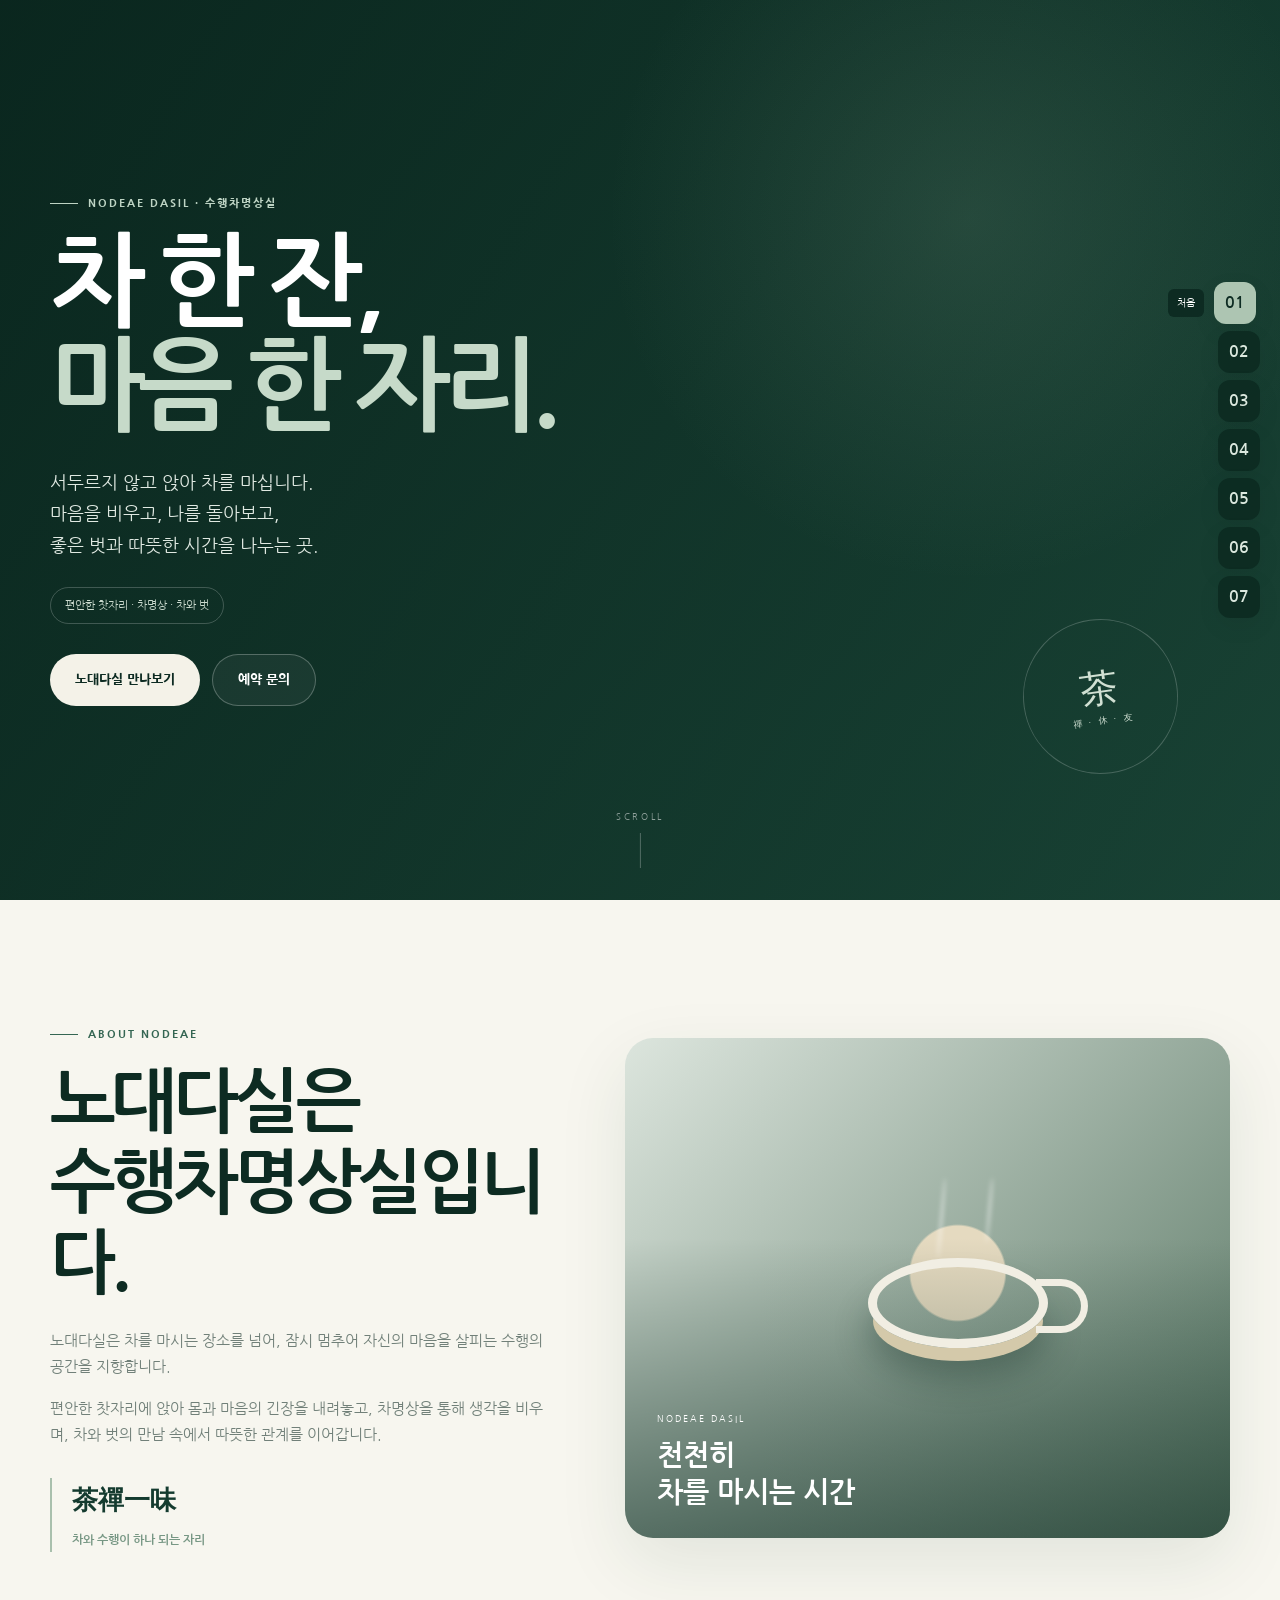
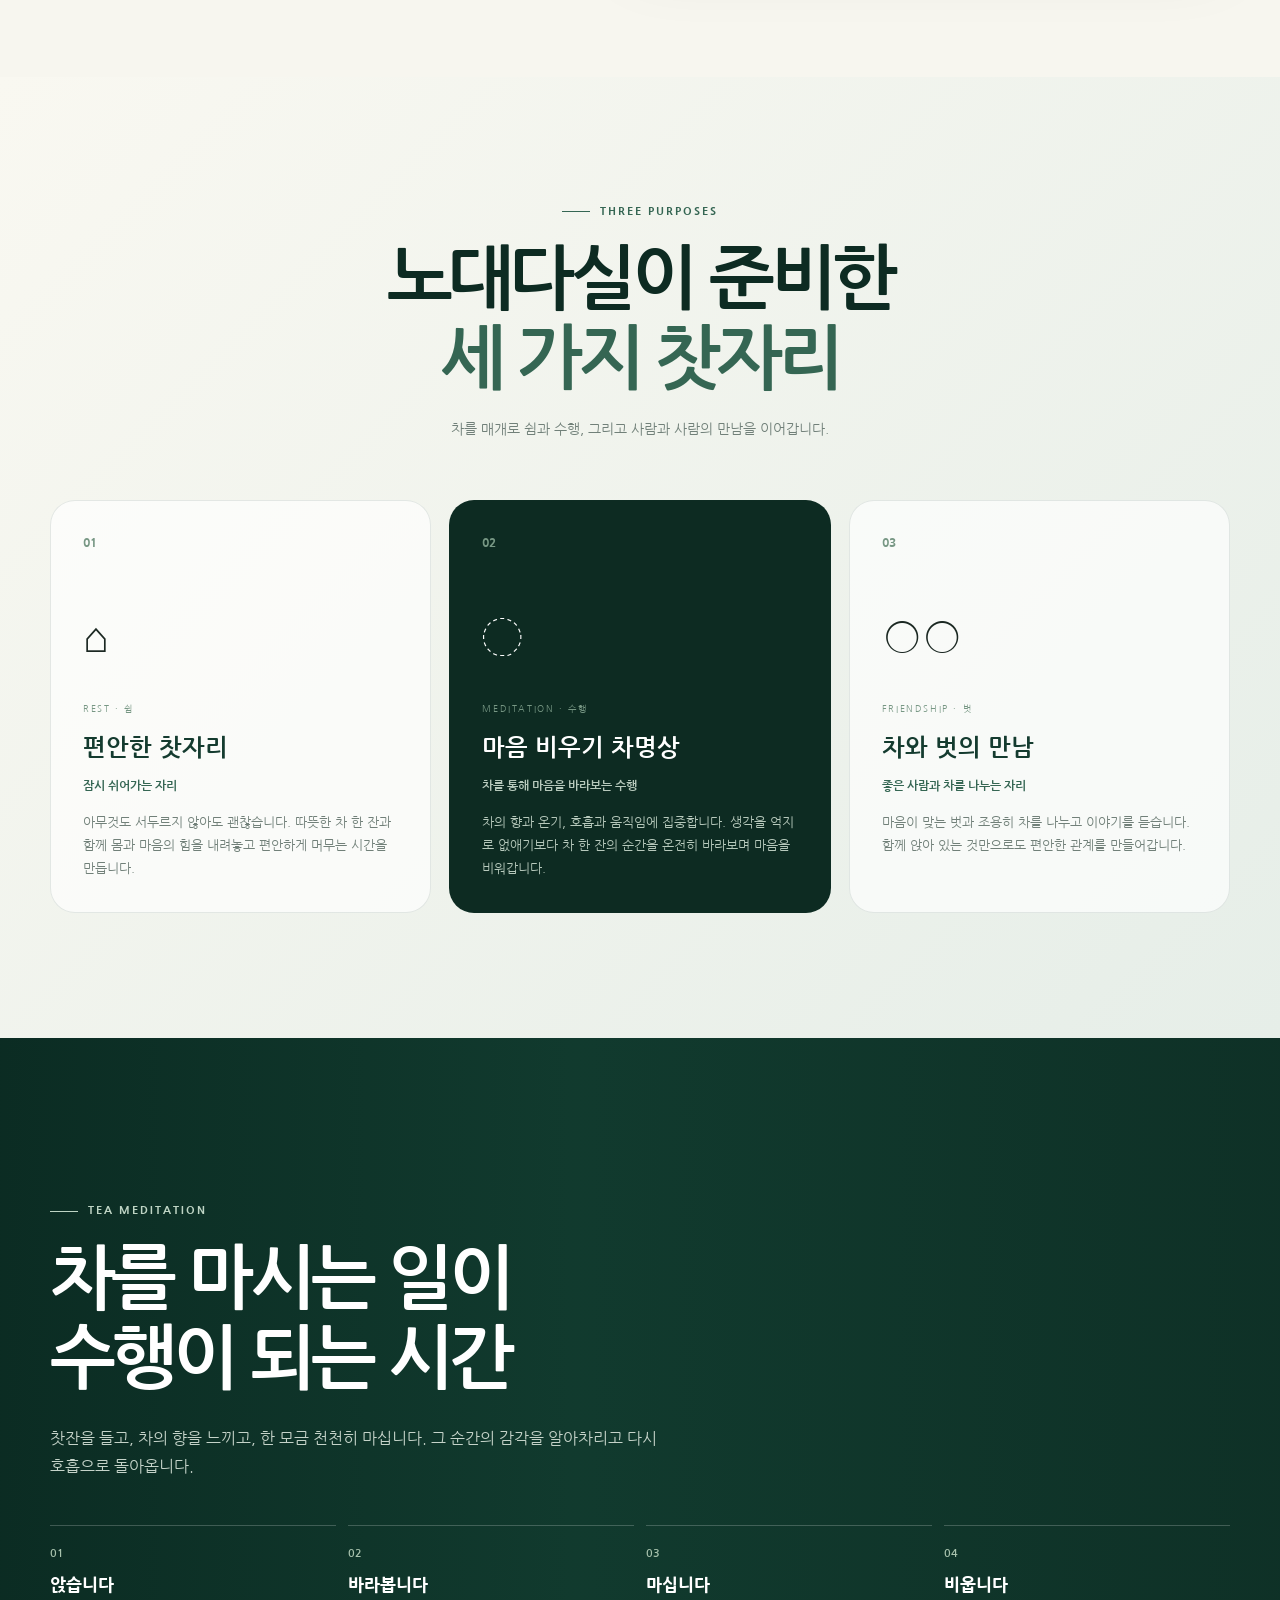
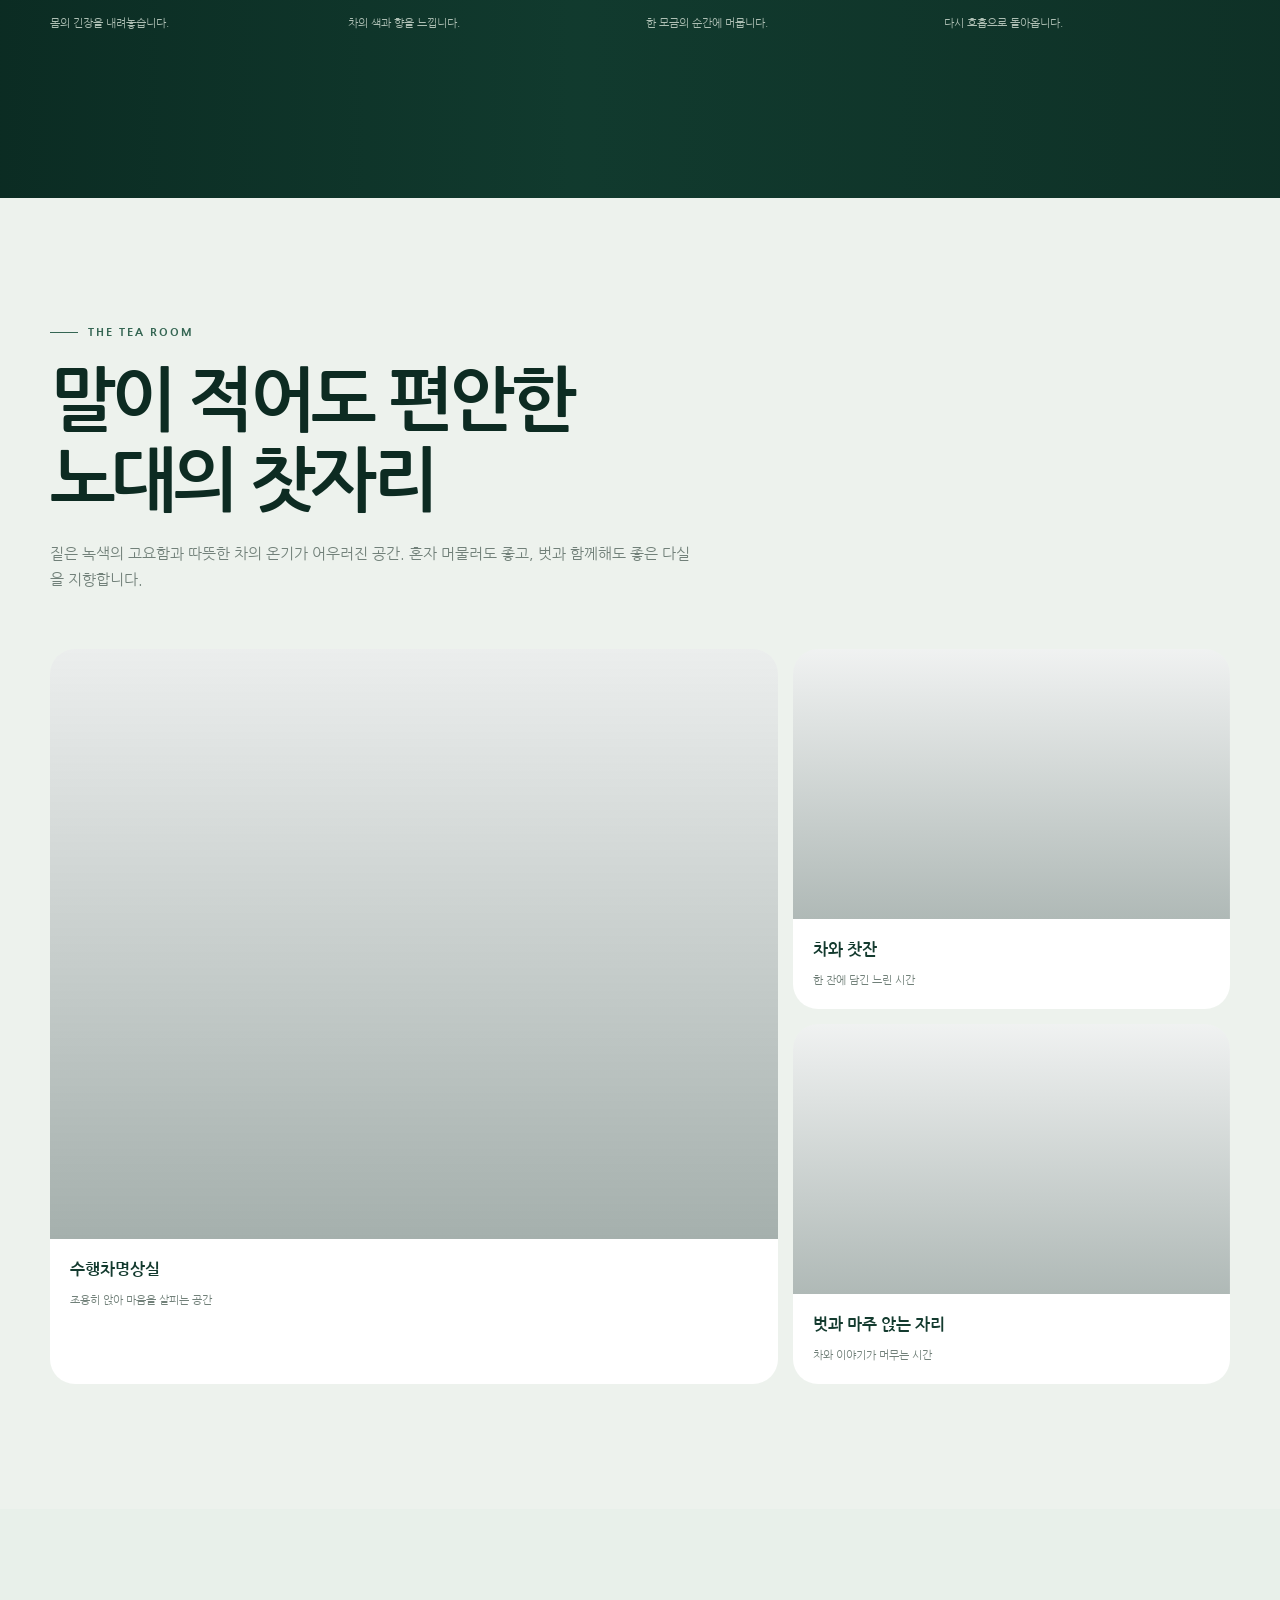
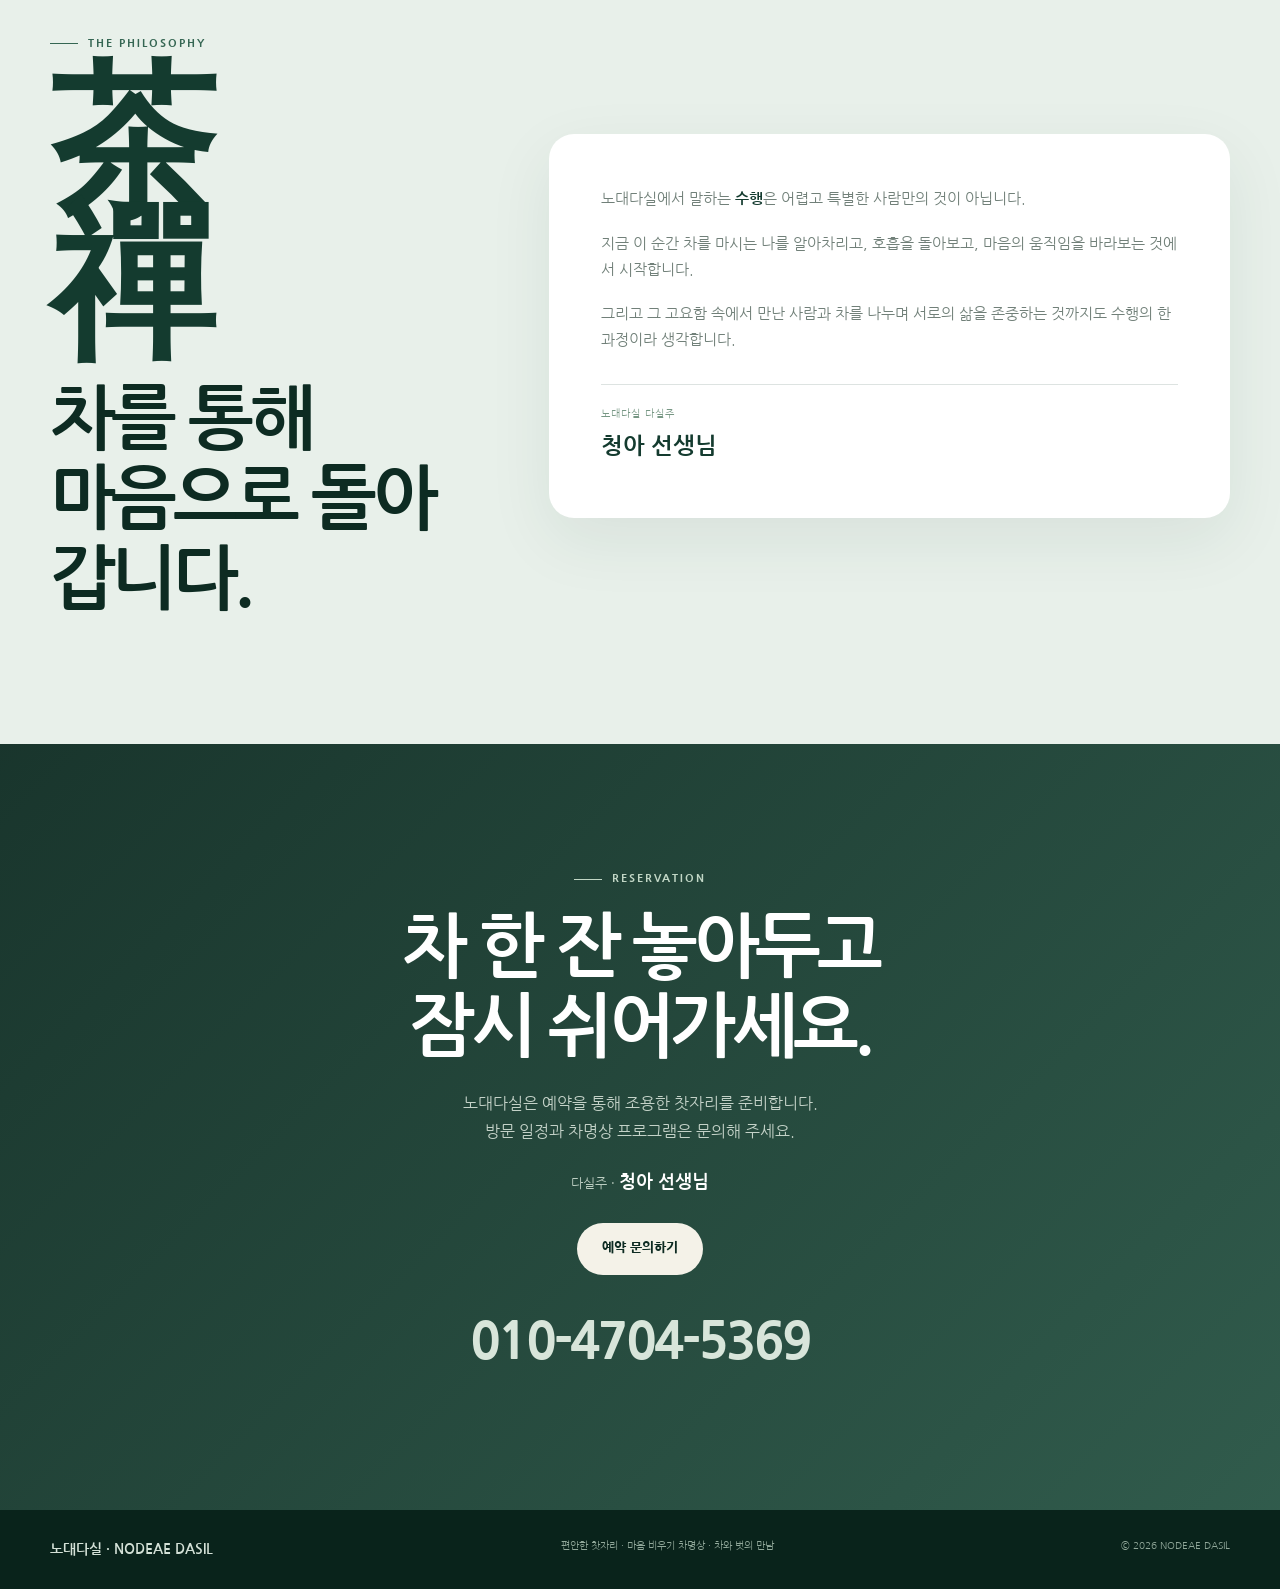
<file: index.html>
<!DOCTYPE html>
<html lang="ko">
<head>
  <meta charset="UTF-8">
  <meta name="viewport" content="width=device-width, initial-scale=1.0">
  <meta name="description" content="노대다실 - 편안한 찻자리, 마음 비우기 차명상, 차와 벗의 만남을 위한 수행차명상실">
  <title>노대다실 | 수행차명상실</title>
  <link rel="preconnect" href="https://fonts.googleapis.com">
  <link rel="preconnect" href="https://fonts.gstatic.com" crossorigin>
  <link href="https://fonts.googleapis.com/css2?family=Nanum+Gothic:wght@400;700;800&display=swap" rel="stylesheet">
  <link rel="stylesheet" href="style.css">
</head>
<body>
  <div class="progress"><span id="progressBar"></span></div>

  <nav class="bookmark" aria-label="노대다실 메뉴">
    <a href="#home" data-target="home" class="active"><b>01</b><span>처음</span></a>
    <a href="#about" data-target="about"><b>02</b><span>노대다실</span></a>
    <a href="#three" data-target="three"><b>03</b><span>세 가지 쉼</span></a>
    <a href="#meditation" data-target="meditation"><b>04</b><span>차명상</span></a>
    <a href="#space" data-target="space"><b>05</b><span>다실</span></a>
    <a href="#story" data-target="story"><b>06</b><span>이야기</span></a>
    <a href="#contact" data-target="contact"><b>07</b><span>예약</span></a>
  </nav>

  <main>
    <section id="home" class="hero">
      <div class="hero-bg"></div>
      <div class="container hero-inner">
        <div class="eyebrow reveal">NODEAE DASIL · 수행차명상실</div>
        <h1 class="reveal delay-1">차 한 잔,<br><em>마음 한 자리.</em></h1>
        <p class="hero-desc reveal delay-2">
          서두르지 않고 앉아 차를 마십니다.<br>
          마음을 비우고, 나를 돌아보고,<br>
          좋은 벗과 따뜻한 시간을 나누는 곳.
        </p>
        <div class="hero-badge reveal delay-3">편안한 찻자리 · 차명상 · 차와 벗</div>
        <div class="actions reveal delay-3">
          <a class="btn light" href="#about">노대다실 만나보기</a>
          <a class="btn outline" href="#contact">예약 문의</a>
        </div>
      </div>
      <div class="hero-seal">茶<br><small>禪 · 休 · 友</small></div>
      <div class="scroll-cue">SCROLL</div>
    </section>

    <section id="about" class="section about">
      <div class="container split">
        <div class="reveal">
          <div class="eyebrow">ABOUT NODEAE</div>
          <h2>노대다실은<br>수행차명상실입니다.</h2>
          <p>
            노대다실은 차를 마시는 장소를 넘어, 잠시 멈추어 자신의 마음을
            살피는 수행의 공간을 지향합니다.
          </p>
          <p>
            편안한 찻자리에 앉아 몸과 마음의 긴장을 내려놓고,
            차명상을 통해 생각을 비우며, 차와 벗의 만남 속에서
            따뜻한 관계를 이어갑니다.
          </p>
          <div class="signature">
            <span>茶禪一味</span>
            <b>차와 수행이 하나 되는 자리</b>
          </div>
        </div>

        <div class="tea-visual reveal delay-1">
          <div class="tea-cup"></div>
          <div class="tea-steam s1"></div>
          <div class="tea-steam s2"></div>
          <div class="tea-copy">
            <span>NODEAE DASIL</span>
            <b>천천히<br>차를 마시는 시간</b>
          </div>
        </div>
      </div>
    </section>

    <section id="three" class="section three">
      <div class="container">
        <div class="center-head reveal">
          <div class="eyebrow">THREE PURPOSES</div>
          <h2>노대다실이 준비한<br><em>세 가지 찻자리</em></h2>
          <p>차를 매개로 쉼과 수행, 그리고 사람과 사람의 만남을 이어갑니다.</p>
        </div>

        <div class="three-grid">
          <article class="purpose reveal">
            <div class="purpose-no">01</div>
            <div class="purpose-icon">⌂</div>
            <span>REST · 쉼</span>
            <h3>편안한 찻자리</h3>
            <h4>잠시 쉬어가는 자리</h4>
            <p>
              아무것도 서두르지 않아도 괜찮습니다.
              따뜻한 차 한 잔과 함께 몸과 마음의 힘을 내려놓고
              편안하게 머무는 시간을 만듭니다.
            </p>
          </article>

          <article class="purpose featured reveal delay-1">
            <div class="purpose-no">02</div>
            <div class="purpose-icon">◌</div>
            <span>MEDITATION · 수행</span>
            <h3>마음 비우기 차명상</h3>
            <h4>차를 통해 마음을 바라보는 수행</h4>
            <p>
              차의 향과 온기, 호흡과 움직임에 집중합니다.
              생각을 억지로 없애기보다 차 한 잔의 순간을 온전히
              바라보며 마음을 비워갑니다.
            </p>
          </article>

          <article class="purpose reveal delay-2">
            <div class="purpose-no">03</div>
            <div class="purpose-icon">○○</div>
            <span>FRIENDSHIP · 벗</span>
            <h3>차와 벗의 만남</h3>
            <h4>좋은 사람과 차를 나누는 자리</h4>
            <p>
              마음이 맞는 벗과 조용히 차를 나누고 이야기를 듣습니다.
              함께 앉아 있는 것만으로도 편안한 관계를 만들어갑니다.
            </p>
          </article>
        </div>
      </div>
    </section>

    <section id="meditation" class="section meditation">
      <div class="meditation-photo"></div>
      <div class="container meditation-content">
        <div class="eyebrow reveal">TEA MEDITATION</div>
        <h2 class="reveal">차를 마시는 일이<br>수행이 되는 시간</h2>
        <p class="reveal delay-1">
          찻잔을 들고, 차의 향을 느끼고, 한 모금 천천히 마십니다.
          그 순간의 감각을 알아차리고 다시 호흡으로 돌아옵니다.
        </p>
        <div class="meditation-steps reveal delay-2">
          <div><b>01</b><span>앉습니다</span><small>몸의 긴장을 내려놓습니다.</small></div>
          <div><b>02</b><span>바라봅니다</span><small>차의 색과 향을 느낍니다.</small></div>
          <div><b>03</b><span>마십니다</span><small>한 모금의 순간에 머뭅니다.</small></div>
          <div><b>04</b><span>비웁니다</span><small>다시 호흡으로 돌아옵니다.</small></div>
        </div>
      </div>
    </section>

    <section id="space" class="section space">
      <div class="container">
        <div class="eyebrow reveal">THE TEA ROOM</div>
        <h2 class="reveal">말이 적어도 편안한<br>노대의 찻자리</h2>
        <p class="lead reveal delay-1">
          짙은 녹색의 고요함과 따뜻한 차의 온기가 어우러진 공간.
          혼자 머물러도 좋고, 벗과 함께해도 좋은 다실을 지향합니다.
        </p>

        <div class="gallery">
          <figure class="gallery-main reveal">
            <div class="photo meditation-room"></div>
            <figcaption><b>수행차명상실</b><span>조용히 앉아 마음을 살피는 공간</span></figcaption>
          </figure>
          <div class="gallery-side">
            <figure class="gallery-card reveal delay-1">
              <div class="photo tea-set"></div>
              <figcaption><b>차와 찻잔</b><span>한 잔에 담긴 느린 시간</span></figcaption>
            </figure>
            <figure class="gallery-card reveal delay-2">
              <div class="photo tea-table"></div>
              <figcaption><b>벗과 마주 앉는 자리</b><span>차와 이야기가 머무는 시간</span></figcaption>
            </figure>
          </div>
        </div>
      </div>
    </section>

    <section id="story" class="section story">
      <div class="container story-grid">
        <div class="reveal">
          <div class="eyebrow">THE PHILOSOPHY</div>
          <div class="hanja">茶<br>禪</div>
          <h2>차를 통해<br>마음으로 돌아갑니다.</h2>
        </div>
        <div class="story-card reveal delay-1">
          <p>
            노대다실에서 말하는 <strong>수행</strong>은 어렵고 특별한 사람만의 것이 아닙니다.
          </p>
          <p>
            지금 이 순간 차를 마시는 나를 알아차리고,
            호흡을 돌아보고, 마음의 움직임을 바라보는 것에서 시작합니다.
          </p>
          <p>
            그리고 그 고요함 속에서 만난 사람과 차를 나누며
            서로의 삶을 존중하는 것까지도 수행의 한 과정이라 생각합니다.
          </p>
          <div class="master">
            <span>노대다실 다실주</span>
            <strong>청아 선생님</strong>
          </div>
        </div>
      </div>
    </section>

    <section id="contact" class="section contact">
      <div class="contact-bg"></div>
      <div class="container contact-inner reveal">
        <div class="eyebrow">RESERVATION</div>
        <h2>차 한 잔 놓아두고<br>잠시 쉬어가세요.</h2>
        <p>
          노대다실은 예약을 통해 조용한 찻자리를 준비합니다.<br>
          방문 일정과 차명상 프로그램은 문의해 주세요.
        </p>
        <div class="owner">다실주 · <strong>청아 선생님</strong></div>
        <a class="btn light" href="tel:01047045369">예약 문의하기</a>
        <div class="phone">010-4704-5369</div>
      </div>
    </section>
  </main>

  <footer>
    <div class="container footer-inner">
      <strong>노대다실 · NODEAE DASIL</strong>
      <span>편안한 찻자리 · 마음 비우기 차명상 · 차와 벗의 만남</span>
      <span>© 2026 NODEAE DASIL</span>
    </div>
  </footer>

  <script src="script.js"></script>
</body>
</html>
</file>
<file: style.css>
*{box-sizing:border-box}
:root{
  --green-950:#0d2b22;
  --green-900:#143b2f;
  --green-800:#1d4c3c;
  --green-700:#356653;
  --green-500:#779784;
  --green-100:#e8f0ea;
  --cream:#f7f6ef;
  --white:#fff;
  --ink:#1b2822;
  --muted:#718079;
  --line:rgba(20,59,47,.14);
  --ease:cubic-bezier(.22,1,.36,1)
}
html{scroll-behavior:smooth}
body{margin:0;color:var(--ink);background:var(--cream);font-family:"Nanum Gothic",sans-serif;line-height:1.75;overflow-x:hidden}
a{text-decoration:none;color:inherit}
.container{width:calc(100% - 100px);max-width:1240px;margin:auto}
.section{position:relative;padding:125px 0}
.eyebrow{display:flex;align-items:center;gap:10px;font-size:11px;font-weight:800;letter-spacing:.18em;color:var(--green-700);margin-bottom:18px}
.eyebrow:before{content:"";width:28px;height:1px;background:currentColor}
.section h2,.section-title{font-size:clamp(38px,5.5vw,72px);line-height:1.14;letter-spacing:-.065em;color:var(--green-950);margin:0}
.lead{max-width:650px;color:var(--muted);font-size:15px;margin-top:20px}
.progress{position:fixed;top:0;left:0;width:100%;height:3px;z-index:1000}.progress span{display:block;height:100%;width:0;background:#b8cdbb}
.bookmark{position:fixed;right:20px;top:50%;transform:translateY(-50%);z-index:900;display:flex;flex-direction:column;gap:7px}
.bookmark a{width:42px;height:42px;border-radius:12px;background:rgba(13,43,34,.91);color:#dce9df;display:flex;align-items:center;justify-content:center;transition:.3s var(--ease);position:relative;box-shadow:0 8px 25px #0001}
.bookmark a span{position:absolute;right:52px;white-space:nowrap;background:var(--green-950);color:#fff;border-radius:6px;padding:5px 9px;font-size:10px;opacity:0;transform:translateX(7px);transition:.25s}
.bookmark a:hover span,.bookmark a.active span{opacity:1;transform:none}
.bookmark a.active{background:#adc5b2;color:var(--green-950);transform:translateX(-4px)}
.reveal{opacity:0;transform:translateY(38px);transition:opacity .9s var(--ease),transform .9s var(--ease)}
.reveal.show{opacity:1;transform:none}.delay-1{transition-delay:.1s}.delay-2{transition-delay:.2s}.delay-3{transition-delay:.3s}

.hero{min-height:100svh;display:flex;align-items:center;color:#fff;overflow:hidden;background:linear-gradient(135deg,var(--green-950),var(--green-800))}
.hero-bg{position:absolute;inset:0;background:radial-gradient(circle at 75% 25%,#8eae9628,transparent 30%),linear-gradient(120deg,#09251dcc,#173f32bb),url("https://images.unsplash.com/photo-1515003197210-e0cd71810b5f?auto=format&fit=crop&w=2200&q=85") center/cover;transform:scale(1.03)}
.hero-inner{position:relative;z-index:2;padding:100px 0}.hero .eyebrow{color:#bed4c4}.hero h1{font-size:clamp(58px,8vw,108px);line-height:1.02;letter-spacing:-.08em;margin:0}.hero h1 em{font-style:normal;color:#c6dac9}.hero-desc{font-size:18px;color:#e0e9e2;margin:28px 0 25px}.hero-badge{display:inline-flex;border:1px solid #ffffff35;border-radius:999px;padding:8px 14px;color:#cbdace;font-size:11px;margin-bottom:30px}.actions{display:flex;gap:12px;flex-wrap:wrap}.btn{display:inline-flex;align-items:center;justify-content:center;min-height:52px;padding:0 25px;border-radius:999px;font-size:13px;font-weight:800;transition:.35s var(--ease)}.btn:hover{transform:translateY(-3px)}.btn.light{background:#f4f2e8;color:var(--green-950)}.btn.outline{border:1px solid #ffffff42;background:#ffffff0c;color:#fff}.hero-seal{position:absolute;right:8%;bottom:14%;width:155px;height:155px;border:1px solid #ffffff35;border-radius:50%;display:grid;place-content:center;text-align:center;color:#d1e0d3;font-size:38px;line-height:1.1;transform:rotate(-8deg)}.hero-seal small{font-size:9px;letter-spacing:.2em;margin-top:7px}.scroll-cue{position:absolute;bottom:24px;left:50%;transform:translateX(-50%);font-size:9px;letter-spacing:.3em;color:#ffffff88}.scroll-cue:after{content:"";display:block;width:1px;height:35px;background:#ffffff44;margin:8px auto}

.about{background:var(--cream)}.split{display:grid;grid-template-columns:.9fr 1.1fr;gap:80px;align-items:center}.about h2{margin-bottom:25px}.about p{color:var(--muted);font-size:15px}.signature{margin-top:30px;padding-left:20px;border-left:2px solid #a9c0ad;color:var(--green-900)}.signature span{display:block;font-size:26px;font-weight:800}.signature b{font-size:12px;color:var(--green-500)}
.tea-visual{min-height:500px;border-radius:28px;position:relative;overflow:hidden;background:radial-gradient(circle at 55% 47%,#e5dac0 0 11%,transparent 11.5%),radial-gradient(circle at 55% 48%,#a9794f 0 8%,transparent 8.5%),linear-gradient(135deg,#dce5dd,#587663);box-shadow:0 25px 70px #143b2f18}.tea-visual:before{content:"";position:absolute;inset:0;background:linear-gradient(180deg,transparent 40%,#0d2b2280)}.tea-cup{position:absolute;width:180px;height:90px;border:9px solid #f1eee3;border-radius:50%;left:calc(55% - 90px);top:44%;box-shadow:0 18px 0 -5px #d4c9aa,0 30px 35px #102b2155}.tea-cup:after{content:"";position:absolute;width:45px;height:40px;border:7px solid #f1eee3;border-left:0;border-radius:0 40px 40px 0;right:-49px;top:12px}.tea-steam{position:absolute;width:3px;height:80px;background:#fff7;filter:blur(2px);border-radius:50%;top:28%;left:52%;transform:rotate(5deg);animation:steam 4s ease-in-out infinite}.tea-steam.s2{left:60%;height:65px;animation-delay:1.2s}.tea-copy{position:absolute;left:32px;bottom:28px;color:#fff;z-index:2}.tea-copy span{font-size:9px;letter-spacing:.2em}.tea-copy b{display:block;font-size:28px;line-height:1.3;margin-top:7px}@keyframes steam{50%{transform:translateY(-15px) rotate(-6deg);opacity:.25}}

.three{background:linear-gradient(135deg,#f9f8f1,#e6eee8)}.center-head{max-width:760px;margin:auto;text-align:center}.center-head .eyebrow{justify-content:center}.center-head h2 em{font-style:normal;color:var(--green-700)}.center-head p{color:var(--muted);font-size:14px;margin-top:18px}.three-grid{display:grid;grid-template-columns:repeat(3,1fr);gap:18px;margin-top:58px}.purpose{min-height:390px;border:1px solid #143b2f1b;border-radius:25px;background:#ffffffaa;padding:32px;position:relative;overflow:hidden;transition:.4s var(--ease)}.purpose:hover{transform:translateY(-8px);box-shadow:0 20px 55px #143b2f12}.purpose.featured{background:var(--green-950);color:#fff}.purpose.featured h3{color:#fff}.purpose.featured h4,.purpose.featured p{color:#b7c9bc}.purpose-no{font-size:12px;color:var(--green-500);font-weight:800}.purpose-icon{font-size:43px;margin:45px 0 18px}.purpose span{font-size:9px;letter-spacing:.18em;color:var(--green-500)}.purpose h3{font-size:24px;color:var(--green-900);margin:7px 0}.purpose h4{font-size:12px;color:var(--green-700);margin:0 0 15px}.purpose p{font-size:13px;color:var(--muted);margin:0}

.meditation{color:#fff;min-height:760px;display:flex;align-items:center;overflow:hidden;background:var(--green-950)}.meditation-photo{position:absolute;inset:0;background:linear-gradient(90deg,#0b2c23e8 0%,#123e31cc 45%,#123e3150 100%),url("https://images.unsplash.com/photo-1506126613408-eca07ce68773?auto=format&fit=crop&w=2200&q=85") center/cover}.meditation-content{position:relative;z-index:2}.meditation .eyebrow{color:#bed4c4}.meditation h2{color:#fff;max-width:760px}.meditation-content>p{max-width:620px;color:#c5d3c9;font-size:16px;margin:25px 0 45px}.meditation-steps{display:grid;grid-template-columns:repeat(4,1fr);gap:12px}.meditation-steps div{border-top:1px solid #ffffff35;padding-top:18px}.meditation-steps b{display:block;font-size:11px;color:#a8c2ad}.meditation-steps span{display:block;font-size:17px;font-weight:800;margin:7px 0;color:#fff}.meditation-steps small{font-size:11px;color:#aebfb4}

.space{background:#edf2ed}.gallery{display:grid;grid-template-columns:1.25fr .75fr;gap:15px;margin-top:55px}.gallery figure{margin:0;background:#fff;border-radius:25px;overflow:hidden}.gallery-main .photo{height:590px}.gallery-side{display:grid;grid-template-rows:1fr 1fr;gap:15px}.gallery-card .photo{height:270px}.photo{background-size:cover;background-position:center}.meditation-room{background-image:linear-gradient(#102d2515,#102d2560),url("https://images.unsplash.com/photo-1528357136257-0c25517acfea?auto=format&fit=crop&w=1600&q=85")}.tea-set{background-image:linear-gradient(#102d2510,#102d2555),url("https://images.unsplash.com/photo-1544787219-7f47ccb76574?auto=format&fit=crop&w=1200&q=85")}.tea-table{background-image:linear-gradient(#102d2510,#102d2555),url("https://images.unsplash.com/photo-1594631252845-29fc4cc8cde9?auto=format&fit=crop&w=1200&q=85")}.gallery figcaption{padding:17px 20px}.gallery figcaption b{display:block;color:var(--green-900);font-size:16px}.gallery figcaption span{color:var(--muted);font-size:11px}

.story{background:var(--green-100)}.story-grid{display:grid;grid-template-columns:.75fr 1.25fr;gap:90px;align-items:center}.hanja{font-size:clamp(100px,13vw,180px);font-weight:800;line-height:.85;color:var(--green-900);letter-spacing:-.12em}.story h2{margin-top:25px}.story-card{background:#fff;border-radius:25px;padding:52px;box-shadow:0 22px 65px #143b2f14}.story-card p{color:var(--muted);font-size:15px;margin:0 0 18px}.story-card strong{color:var(--green-900)}.master{border-top:1px solid var(--line);margin-top:30px;padding-top:20px}.master span{display:block;font-size:10px;color:var(--green-500);letter-spacing:.1em}.master strong{display:block;font-size:23px;margin-top:4px}

.contact{color:#fff;text-align:center;overflow:hidden}.contact-bg{position:absolute;inset:0;background:linear-gradient(135deg,#0d2b22f2,#1d4c3ce8),url("https://images.unsplash.com/photo-1528825871115-3581a5387919?auto=format&fit=crop&w=2200&q=85") center/cover}.contact-inner{position:relative;z-index:2}.contact .eyebrow{justify-content:center;color:#c1d6c5}.contact h2{color:#fff}.contact p{color:#c4d2c8;margin:22px 0}.owner{font-size:13px;color:#bdcec2;margin-bottom:24px}.owner strong{font-size:18px;color:#fff}.phone{font-size:clamp(29px,4vw,50px);font-weight:800;letter-spacing:-.04em;color:#d8e5da;margin-top:23px}

footer{background:#09231b;color:#91a89a;padding:27px 0;font-size:10px}.footer-inner{display:flex;justify-content:space-between;gap:20px}.footer-inner strong{color:#d4e1d7;font-size:14px}

@media(max-width:900px){.three-grid{grid-template-columns:1fr}.split,.story-grid{grid-template-columns:1fr;gap:45px}.gallery{grid-template-columns:1fr}.gallery-side{grid-template-columns:1fr 1fr;grid-template-rows:none}.gallery-card .photo{height:250px}.meditation-steps{grid-template-columns:repeat(2,1fr)}}
@media(max-width:650px){.container{width:calc(100% - 100px)}.section{padding:90px 0}.hero h1{font-size:54px}.hero-seal{display:none}.bookmark{right:8px}.bookmark a{width:35px;height:35px}.bookmark a span{display:none}.tea-visual{min-height:380px}.gallery-side{grid-template-columns:1fr}.gallery-main .photo{height:420px}.gallery-card .photo{height:230px}.story-card{padding:30px}.footer-inner{flex-direction:column}.meditation-steps{grid-template-columns:1fr 1fr}}
@media(prefers-reduced-motion:reduce){*,*:before,*:after{scroll-behavior:auto!important;animation:none!important;transition:none!important}.reveal{opacity:1;transform:none}}
</file>
